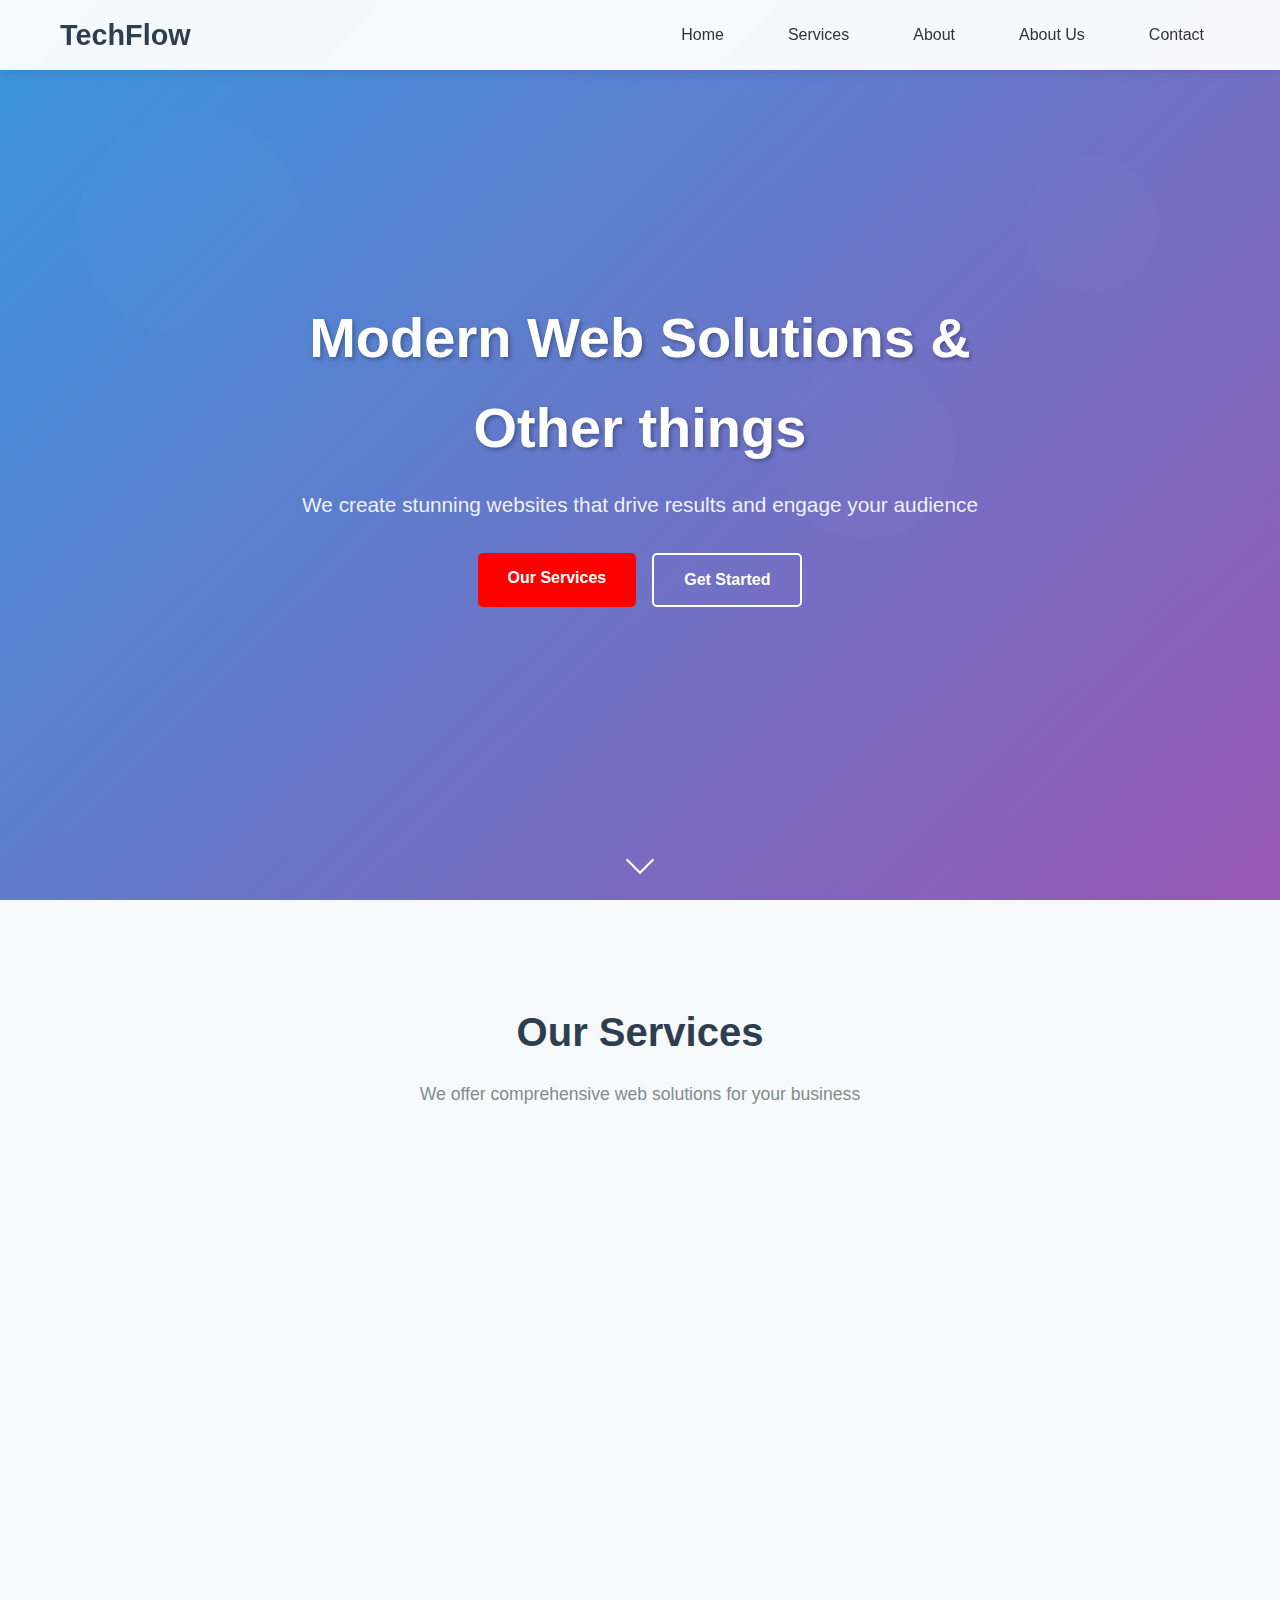
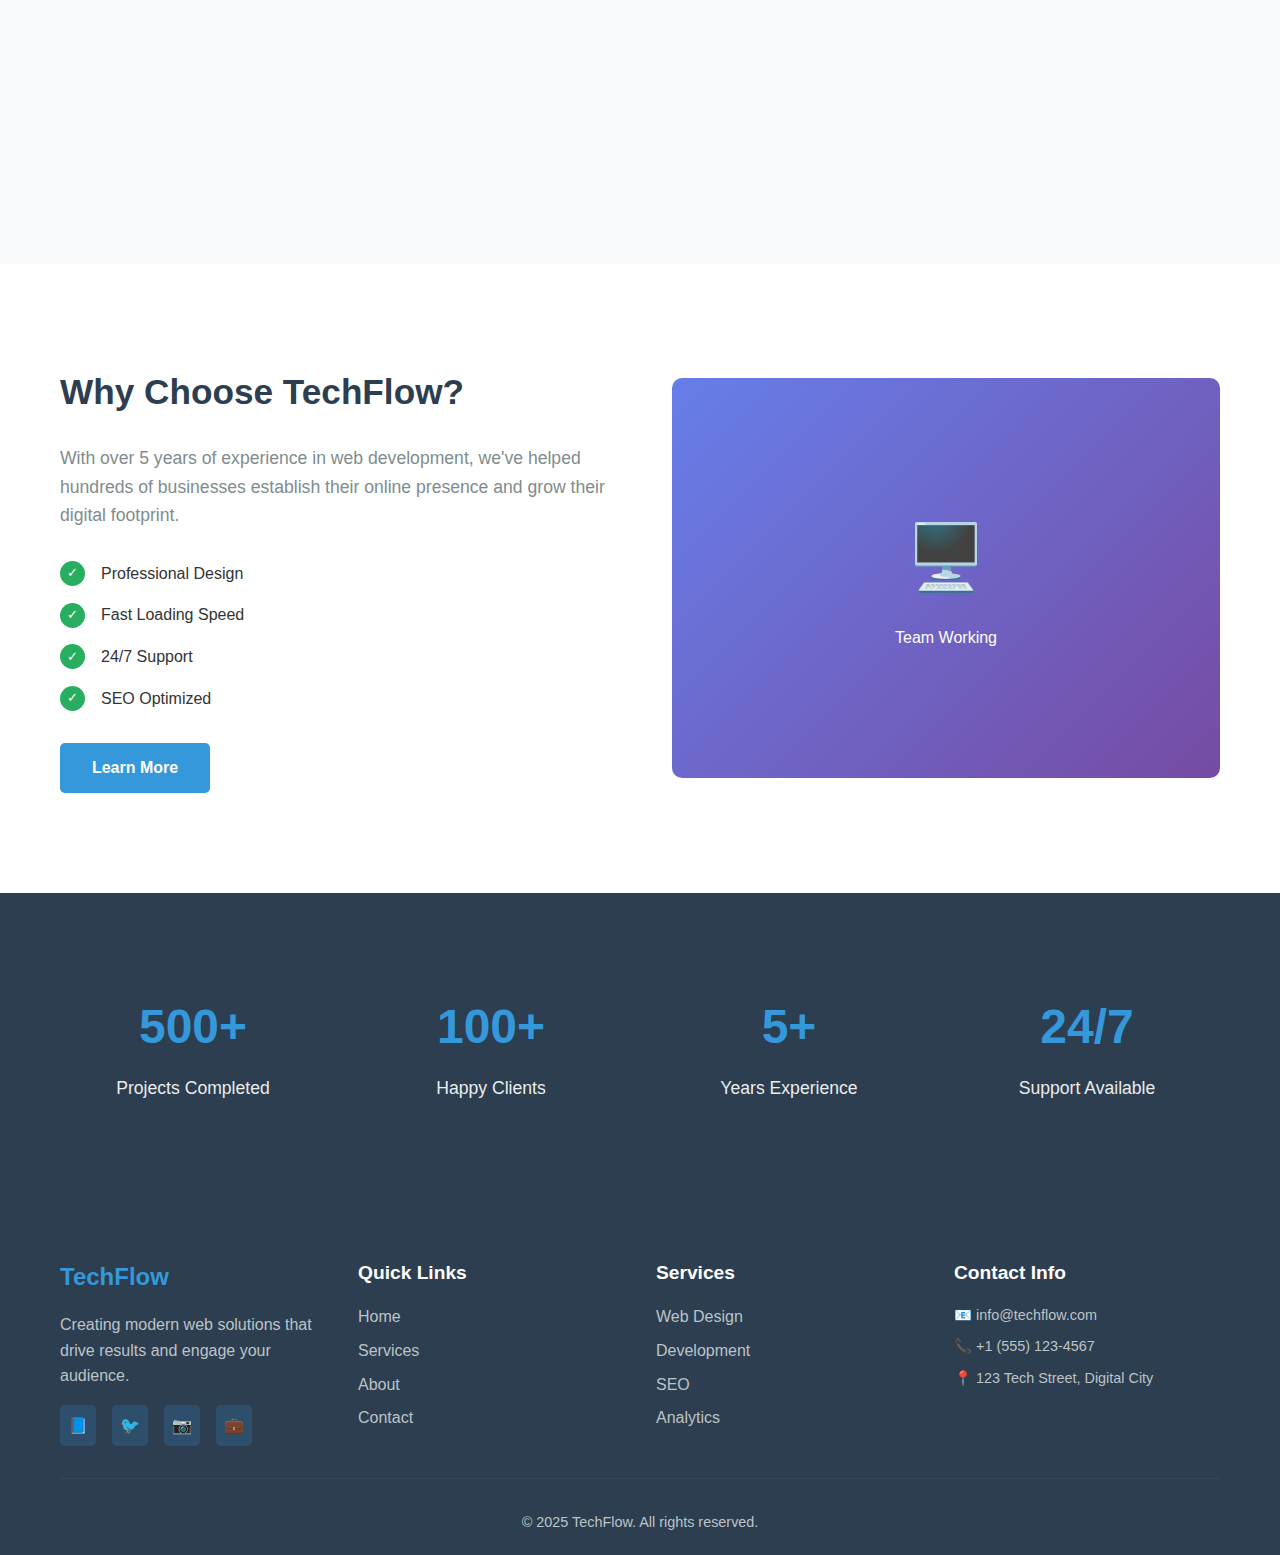
<file: index.html>
<!DOCTYPE html>
<html lang="en">
  <head>
    <meta charset="UTF-8" />
    <meta name="viewport" content="width=device-width, initial-scale=1.0" />
    <title>TechFlow - Modern Web Solutions</title>
    <!-- Link to external CSS file -->
    <link rel="stylesheet" href="styles.css" />
  </head>
  <body>
    <!-- Navigation Bar -->
    <nav class="navbar">
      <div class="nav-container">
        <!-- Logo/Brand -->
        <div class="nav-logo">
          <a href="#home">TechFlow</a>
        </div>

        <!-- Navigation Menu -->
        <ul class="nav-menu">
          <li class="nav-item">
            <a href="#home" class="nav-link">Home</a>
          </li>
          <li class="nav-item">
            <a href="#services" class="nav-link">Services</a>
          </li>
          <li class="nav-item">
            <a href="#about" class="nav-link">About</a>
          </li>
          <li class="nav-item">
            <a href="about.html" class="nav-link">About Us</a>
          </li>
          <li class="nav-item">
            <a href="contact.html" class="nav-link">Contact</a>
          </li>
        </ul>

        <!-- Mobile Menu Toggle Button -->
        <div class="hamburger">
          <span class="bar"></span>
          <span class="bar"></span>
          <span class="bar"></span>
        </div>
      </div>
    </nav>

    <!-- Main Content -->
    <main>
      <!-- Hero Section with Background Image -->
      <section id="home" class="hero">
        <div class="hero-content">
          <h1 class="hero-title">Modern Web Solutions & Other things</h1>
          <p class="hero-subtitle">
            We create stunning websites that drive results and engage your
            audience
          </p>
          <div class="hero-buttons">
            <a
              href="#services"
              class="btn btn-primary"
              style="background-color: red"
              >Our Services</a
            >
            <a href="contact.html" class="btn btn-secondary">Get Started</a>
          </div>
        </div>
        <!-- Scroll down indicator -->
        <div class="scroll-indicator">
          <a href="#services">
            <div class="scroll-arrow"></div>
          </a>
        </div>
      </section>

      <!-- Services Section using CSS Grid -->
      <section id="services" class="services">
        <div class="container">
          <h2 class="section-title">Our Services</h2>
          <p class="section-subtitle">
            We offer comprehensive web solutions for your business
          </p>

          <!-- Services Grid -->
          <div class="services-grid">
            <div class="service-card">
              <div class="service-icon">🎨</div>
              <h3>Web Design</h3>
              <p>
                Beautiful, responsive designs that capture your brand's essence
                and engage your visitors.
              </p>
            </div>

            <div class="service-card">
              <div class="service-icon">⚡</div>
              <h3>Development</h3>
              <p>
                Fast, secure, and scalable web applications built with modern
                technologies.
              </p>
            </div>

            <div class="service-card">
              <div class="service-icon">📱</div>
              <h3>Mobile First</h3>
              <p>
                Responsive designs that work perfectly on all devices and screen
                sizes.
              </p>
            </div>

            <div class="service-card">
              <div class="service-icon">🚀</div>
              <h3>SEO Optimization</h3>
              <p>
                Optimize your website for search engines to increase visibility
                and traffic.
              </p>
            </div>

            <div class="service-card">
              <div class="service-icon">🛡️</div>
              <h3>Security</h3>
              <p>
                Implement robust security measures to protect your website and
                user data.
              </p>
            </div>

            <div class="service-card">
              <div class="service-icon">📊</div>
              <h3>Analytics</h3>
              <p>
                Track and analyze your website performance with detailed
                insights and reports.
              </p>
            </div>
          </div>
        </div>
      </section>

      <!-- About Section using Flexbox -->
      <section id="about" class="about">
        <div class="container">
          <div class="about-content">
            <!-- Text Content -->
            <div class="about-text">
              <h2>Why Choose TechFlow?</h2>
              <p>
                With over 5 years of experience in web development, we've helped
                hundreds of businesses establish their online presence and grow
                their digital footprint.
              </p>

              <div class="features-list">
                <div class="feature-item">
                  <span class="feature-icon">✓</span>
                  <span>Professional Design</span>
                </div>
                <div class="feature-item">
                  <span class="feature-icon">✓</span>
                  <span>Fast Loading Speed</span>
                </div>
                <div class="feature-item">
                  <span class="feature-icon">✓</span>
                  <span>24/7 Support</span>
                </div>
                <div class="feature-item">
                  <span class="feature-icon">✓</span>
                  <span>SEO Optimized</span>
                </div>
              </div>

              <a href="about.html" class="btn btn-primary">Learn More</a>
            </div>

            <!-- Image Content -->
            <div class="about-image">
              <div class="image-placeholder">
                <!-- This would contain an actual image in a real project -->
                <div class="placeholder-content">
                  <span>🖥️</span>
                  <p>Team Working</p>
                </div>
              </div>
            </div>
          </div>
        </div>
      </section>

      <!-- Statistics Section -->
      <section class="stats">
        <div class="container">
          <div class="stats-grid">
            <div class="stat-item">
              <h3 class="stat-number">500+</h3>
              <p class="stat-label">Projects Completed</p>
            </div>
            <div class="stat-item">
              <h3 class="stat-number">100+</h3>
              <p class="stat-label">Happy Clients</p>
            </div>
            <div class="stat-item">
              <h3 class="stat-number">5+</h3>
              <p class="stat-label">Years Experience</p>
            </div>
            <div class="stat-item">
              <h3 class="stat-number">24/7</h3>
              <p class="stat-label">Support Available</p>
            </div>
          </div>
        </div>
      </section>
    </main>

    <!-- Footer -->
    <footer class="footer">
      <div class="container">
        <div class="footer-content">
          <!-- Company Info -->
          <div class="footer-section">
            <h3>TechFlow</h3>
            <p>
              Creating modern web solutions that drive results and engage your
              audience.
            </p>
            <div class="social-links">
              <a href="#" class="social-link">📘</a>
              <a href="#" class="social-link">🐦</a>
              <a href="#" class="social-link">📷</a>
              <a href="#" class="social-link">💼</a>
            </div>
          </div>

          <!-- Quick Links -->
          <div class="footer-section">
            <h4>Quick Links</h4>
            <ul class="footer-links">
              <li><a href="#home">Home</a></li>
              <li><a href="#services">Services</a></li>
              <li><a href="#about">About</a></li>
              <li><a href="contact.html">Contact</a></li>
            </ul>
          </div>

          <!-- Services -->
          <div class="footer-section">
            <h4>Services</h4>
            <ul class="footer-links">
              <li><a href="#services">Web Design</a></li>
              <li><a href="#services">Development</a></li>
              <li><a href="#services">SEO</a></li>
              <li><a href="#services">Analytics</a></li>
            </ul>
          </div>

          <!-- Contact Info -->
          <div class="footer-section">
            <h4>Contact Info</h4>
            <div class="contact-info">
              <p>📧 info@techflow.com</p>
              <p>📞 +1 (555) 123-4567</p>
              <p>📍 123 Tech Street, Digital City</p>
            </div>
          </div>
        </div>

        <!-- Footer Bottom -->
        <div class="footer-bottom">
          <p>&copy; 2025 TechFlow. All rights reserved.</p>
        </div>
      </div>
    </footer>

    <!-- Link to JavaScript file -->
    <script src="script.js"></script>
  </body>
</html>
</file>
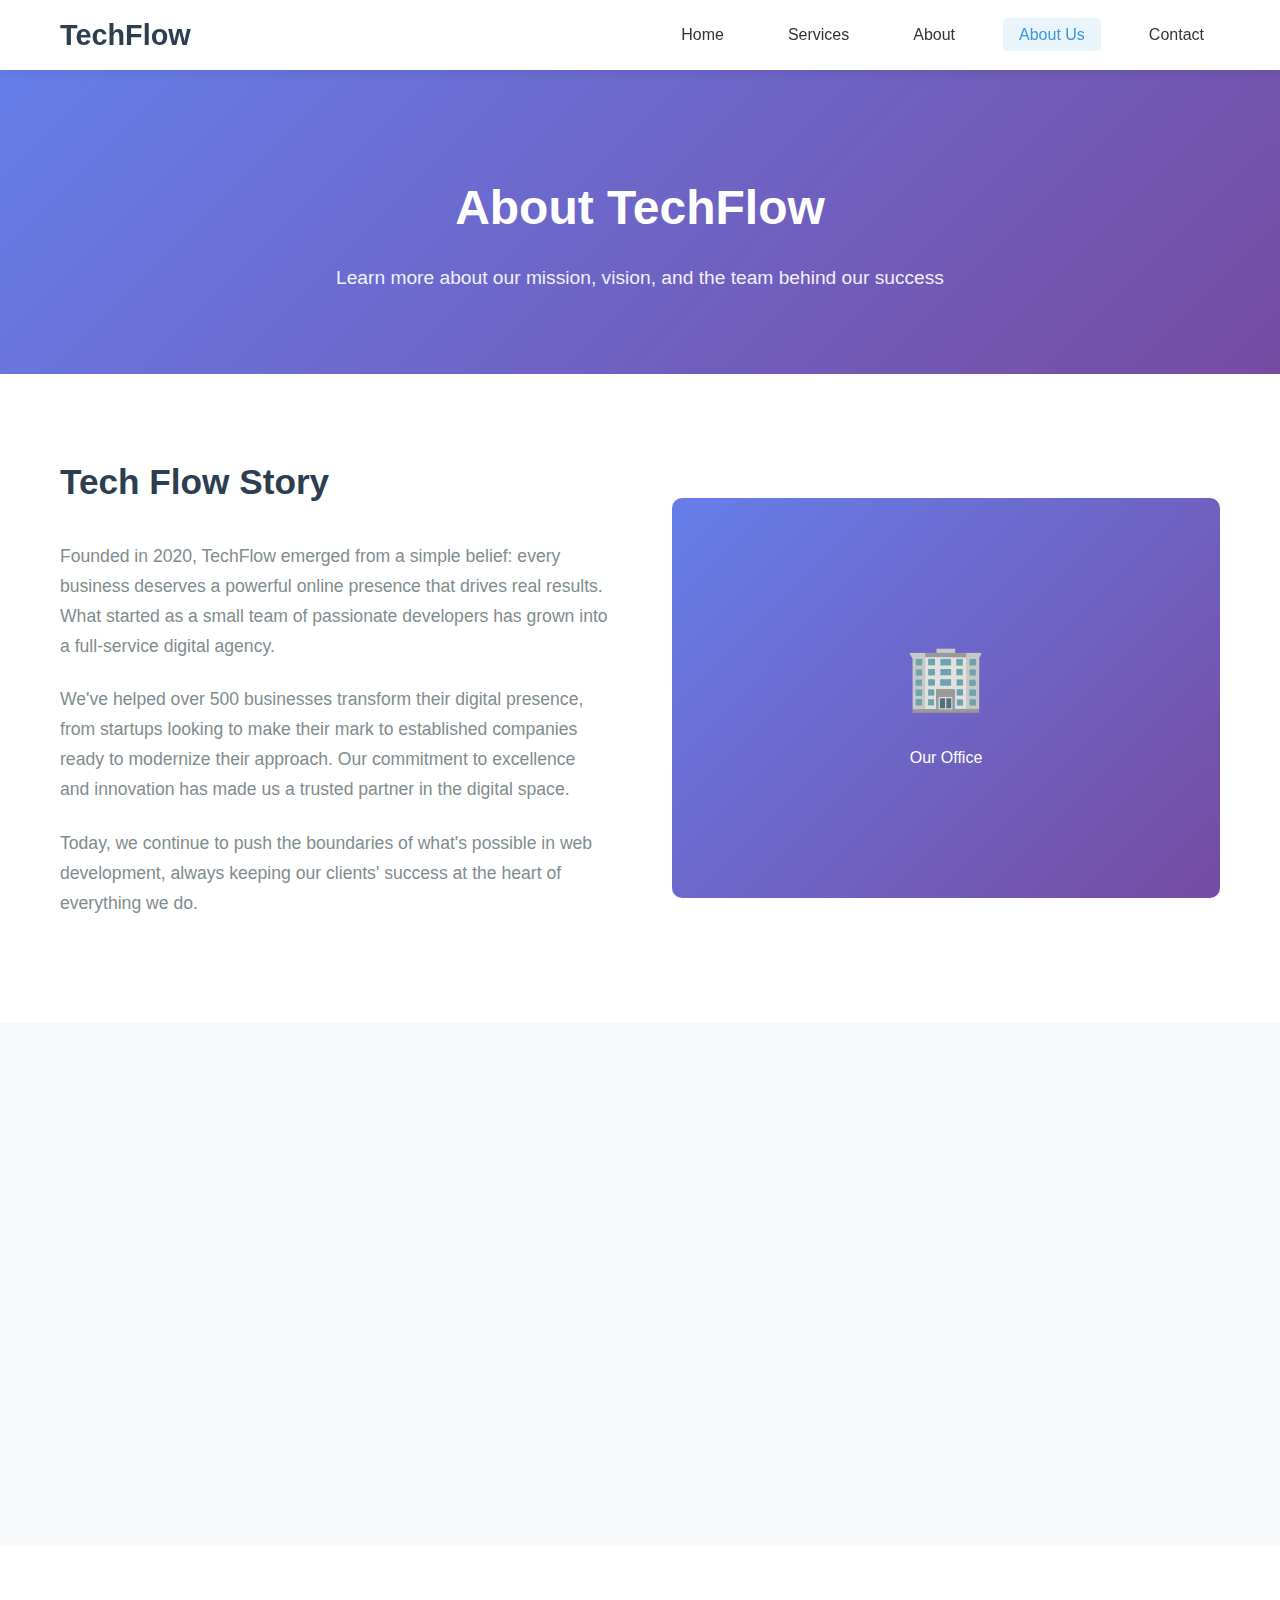
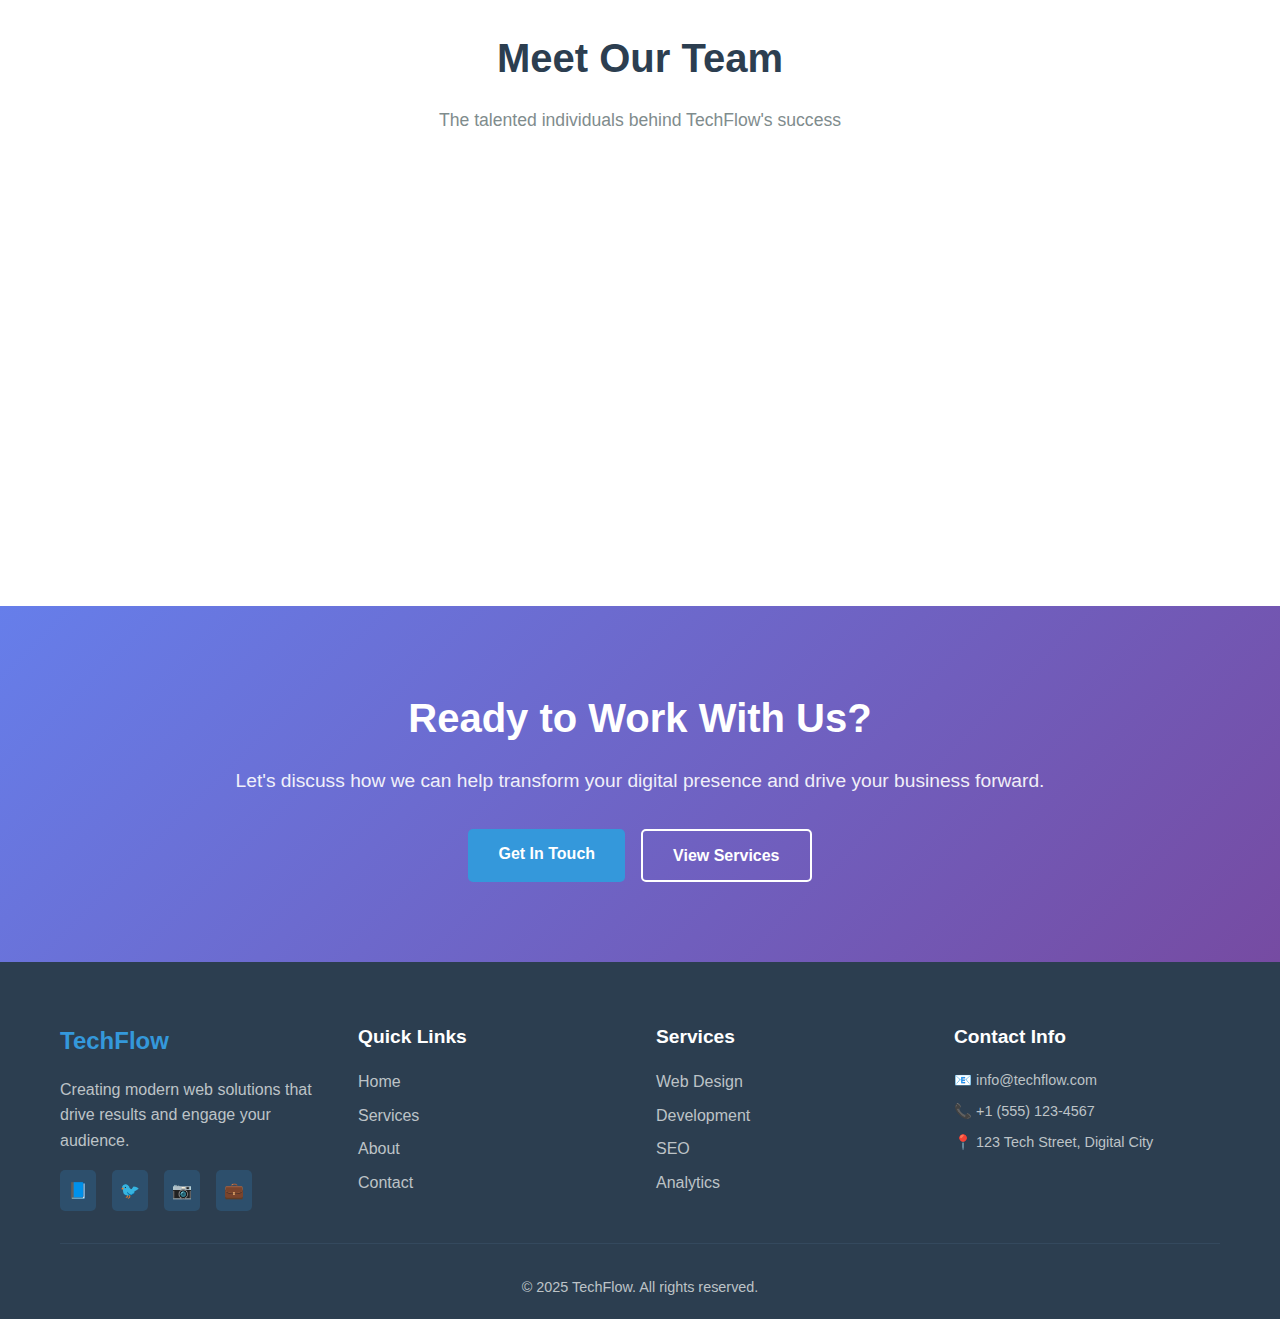
<file: about.html>
<!DOCTYPE html>
<html lang="en">
  <head>
    <meta charset="UTF-8" />
    <meta name="viewport" content="width=device-width, initial-scale=1.0" />
    <title>About Us - TechFlow</title>
    <!-- Link to external CSS file -->
    <link rel="stylesheet" href="styles.css" />
  </head>
  <body>
    <!-- Navigation Bar (same as main page) -->
    <nav class="navbar">
      <div class="nav-container">
        <!-- Logo/Brand -->
        <div class="nav-logo">
          <a href="index.html">TechFlow</a>
        </div>

        <!-- Navigation Menu -->
        <ul class="nav-menu">
          <li class="nav-item">
            <a href="index.html" class="nav-link">Home</a>
          </li>
          <li class="nav-item">
            <a href="index.html#services" class="nav-link">Services</a>
          </li>
          <li class="nav-item">
            <a href="index.html#about" class="nav-link">About</a>
          </li>
          <li class="nav-item">
            <a href="about.html" class="nav-link active">About Us</a>
          </li>
          <li class="nav-item">
            <a href="contact.html" class="nav-link">Contact</a>
          </li>
        </ul>

        <!-- Mobile Menu Toggle Button -->
        <div class="hamburger">
          <span class="bar"></span>
          <span class="bar"></span>
          <span class="bar"></span>
        </div>
      </div>
    </nav>

    <!-- Main Content -->
    <main class="page-content">
      <!-- Page Header -->
      <section class="page-header">
        <div class="container">
          <h1>About TechFlow</h1>
          <p>
            Learn more about our mission, vision, and the team behind our
            success
          </p>
        </div>
      </section>

      <!-- Company Story Section -->
      <section class="company-story">
        <div class="container">
          <div class="story-content">
            <div class="story-text">
              <h2>Tech Flow Story</h2>
              <p>
                Founded in 2020, TechFlow emerged from a simple belief: every
                business deserves a powerful online presence that drives real
                results. What started as a small team of passionate developers
                has grown into a full-service digital agency.
              </p>

              <p>
                We've helped over 500 businesses transform their digital
                presence, from startups looking to make their mark to
                established companies ready to modernize their approach. Our
                commitment to excellence and innovation has made us a trusted
                partner in the digital space.
              </p>

              <p>
                Today, we continue to push the boundaries of what's possible in
                web development, always keeping our clients' success at the
                heart of everything we do.
              </p>
            </div>

            <div class="story-image">
              <div class="image-placeholder">
                <div class="placeholder-content">
                  <span>🏢</span>
                  <p>Our Office</p>
                </div>
              </div>
            </div>
          </div>
        </div>
      </section>

      <!-- Mission & Vision Section using Grid -->
      <section class="mission-vision">
        <div class="container">
          <div class="mv-grid">
            <div class="mv-card">
              <div class="mv-icon">🎯</div>
              <h3>Our Mission</h3>
              <p>
                To empower businesses with cutting-edge web solutions that drive
                growth, enhance user experience, and deliver measurable results
                in the digital landscape.
              </p>
            </div>

            <div class="mv-card">
              <div class="mv-icon">🔮</div>
              <h3>Our Vision</h3>
              <p>
                To be the leading digital agency that transforms how businesses
                connect with their audiences through innovative web technologies
                and exceptional user experiences.
              </p>
            </div>

            <div class="mv-card">
              <div class="mv-icon">💎</div>
              <h3>Our Values</h3>
              <p>
                We believe in transparency, innovation, quality, and building
                long-term partnerships with our clients based on trust and
                mutual success.
              </p>
            </div>
          </div>
        </div>
      </section>

      <!-- Team Section using Flexbox -->
      <section class="team">
        <div class="container">
          <h2 class="section-title">Meet Our Team</h2>
          <p class="section-subtitle">
            The talented individuals behind TechFlow's success
          </p>

          <div class="team-grid">
            <div class="team-member">
              <div class="member-image">
                <div class="image-placeholder">
                  <span>👨‍💼</span>
                </div>
              </div>
              <div class="member-info">
                <h4>John Smith</h4>
                <p class="member-role">CEO & Founder</p>
                <p class="member-bio">
                  With 10+ years in web development, John leads our vision and
                  strategy.
                </p>
              </div>
            </div>

            <div class="team-member">
              <div class="member-image">
                <div class="image-placeholder">
                  <span>👩‍💻</span>
                </div>
              </div>
              <div class="member-info">
                <h4>Sarah Johnson</h4>
                <p class="member-role">Lead Developer</p>
                <p class="member-bio">
                  Sarah brings technical excellence and innovation to every
                  project.
                </p>
              </div>
            </div>

            <div class="team-member">
              <div class="member-image">
                <div class="image-placeholder">
                  <span>👨‍🎨</span>
                </div>
              </div>
              <div class="member-info">
                <h4>Mike Chen</h4>
                <p class="member-role">UI/UX Designer</p>
                <p class="member-bio">
                  Mike creates beautiful, user-friendly designs that convert
                  visitors.
                </p>
              </div>
            </div>

            <div class="team-member">
              <div class="member-image">
                <div class="image-placeholder">
                  <span>👩‍💼</span>
                </div>
              </div>
              <div class="member-info">
                <h4>Emily Davis</h4>
                <p class="member-role">Project Manager</p>
                <p class="member-bio">
                  Emily ensures every project is delivered on time and exceeds
                  expectations.
                </p>
              </div>
            </div>
          </div>
        </div>
      </section>

      <!-- Call to Action Section -->
      <section class="cta">
        <div class="container">
          <div class="cta-content">
            <h2>Ready to Work With Us?</h2>
            <p>
              Let's discuss how we can help transform your digital presence and
              drive your business forward.
            </p>
            <div class="cta-buttons">
              <a href="contact.html" class="btn btn-primary">Get In Touch</a>
              <a href="index.html#services" class="btn btn-secondary"
                >View Services</a
              >
            </div>
          </div>
        </div>
      </section>
    </main>

    <!-- Footer (same as main page) -->
    <footer class="footer">
      <div class="container">
        <div class="footer-content">
          <!-- Company Info -->
          <div class="footer-section">
            <h3>TechFlow</h3>
            <p>
              Creating modern web solutions that drive results and engage your
              audience.
            </p>
            <div class="social-links">
              <a href="#" class="social-link">📘</a>
              <a href="#" class="social-link">🐦</a>
              <a href="#" class="social-link">📷</a>
              <a href="#" class="social-link">💼</a>
            </div>
          </div>

          <!-- Quick Links -->
          <div class="footer-section">
            <h4>Quick Links</h4>
            <ul class="footer-links">
              <li><a href="index.html">Home</a></li>
              <li><a href="index.html#services">Services</a></li>
              <li><a href="index.html#about">About</a></li>
              <li><a href="contact.html">Contact</a></li>
            </ul>
          </div>

          <!-- Services -->
          <div class="footer-section">
            <h4>Services</h4>
            <ul class="footer-links">
              <li><a href="index.html#services">Web Design</a></li>
              <li><a href="index.html#services">Development</a></li>
              <li><a href="index.html#services">SEO</a></li>
              <li><a href="index.html#services">Analytics</a></li>
            </ul>
          </div>

          <!-- Contact Info -->
          <div class="footer-section">
            <h4>Contact Info</h4>
            <div class="contact-info">
              <p>📧 info@techflow.com</p>
              <p>📞 +1 (555) 123-4567</p>
              <p>📍 123 Tech Street, Digital City</p>
            </div>
          </div>
        </div>

        <!-- Footer Bottom -->
        <div class="footer-bottom">
          <p>&copy; 2025 TechFlow. All rights reserved.</p>
        </div>
      </div>
    </footer>

    <!-- Link to JavaScript file -->
    <script src="script.js"></script>
  </body>
</html>
</file>
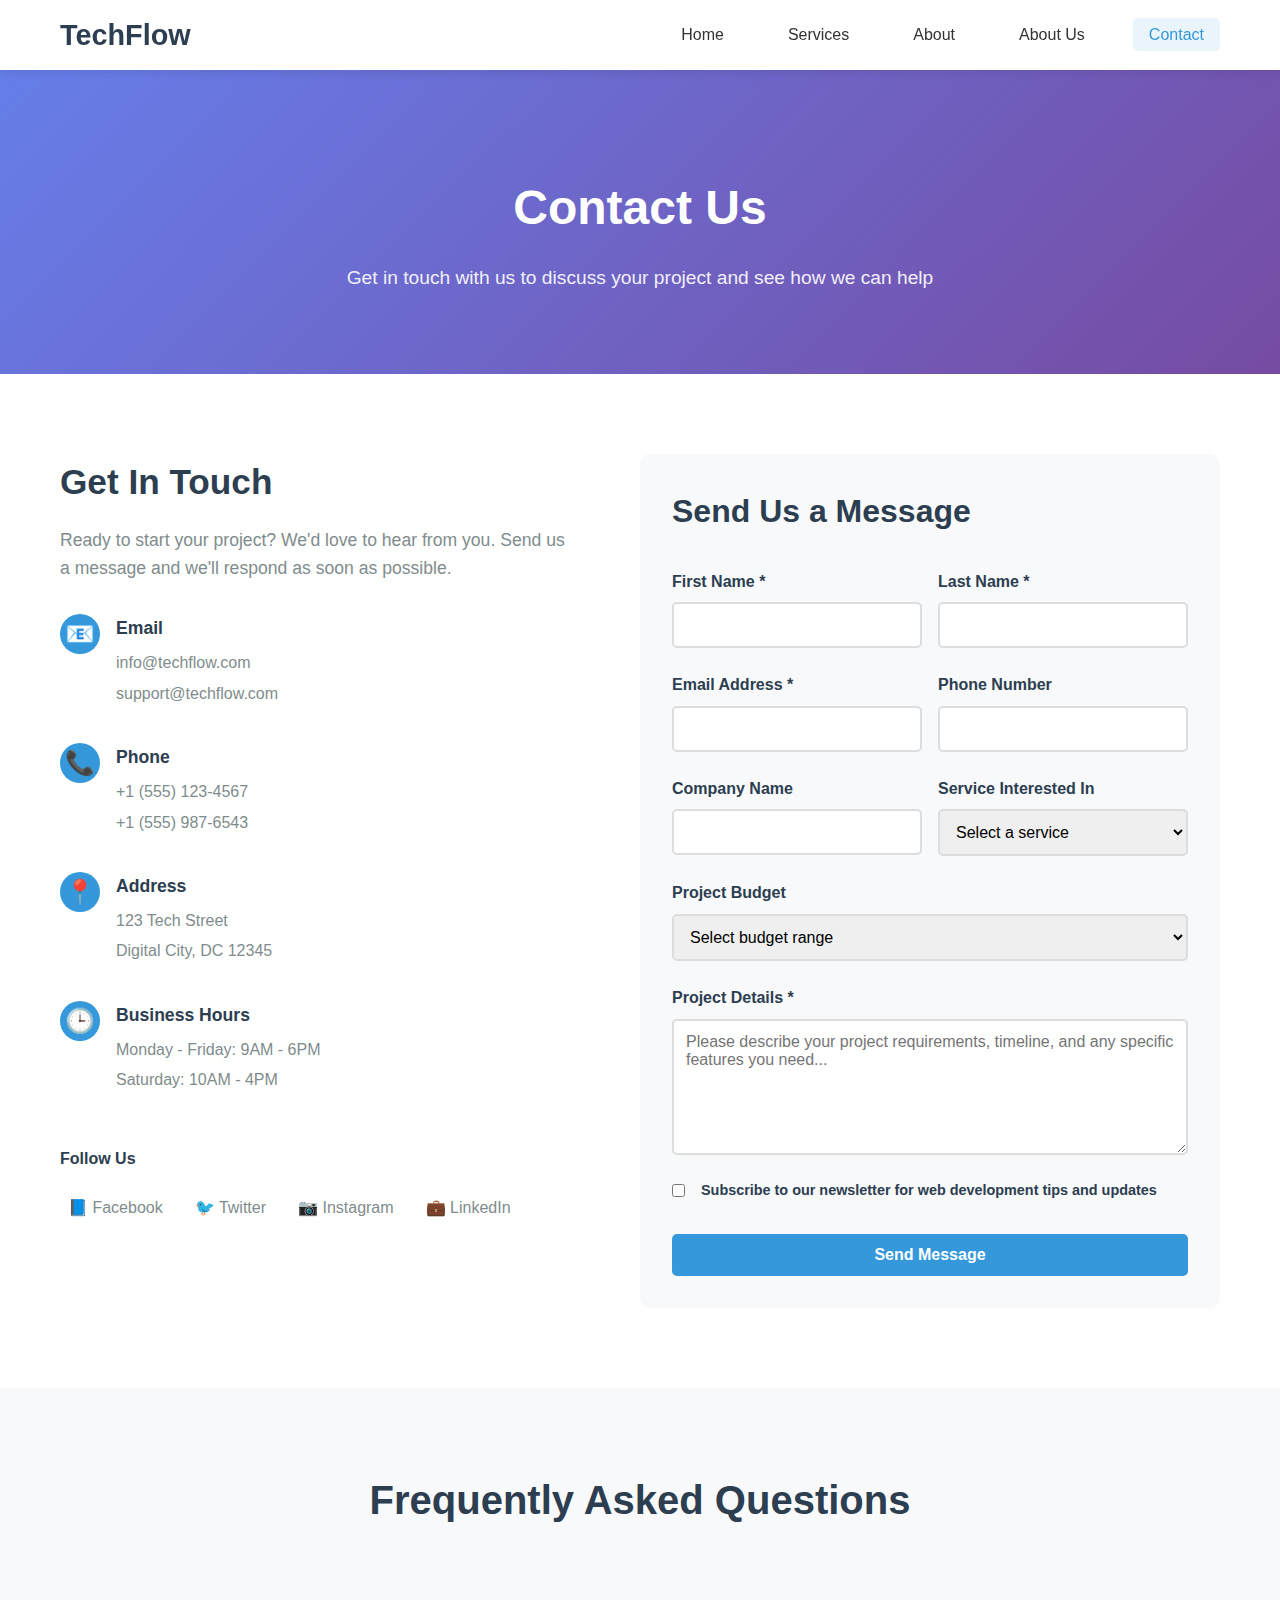
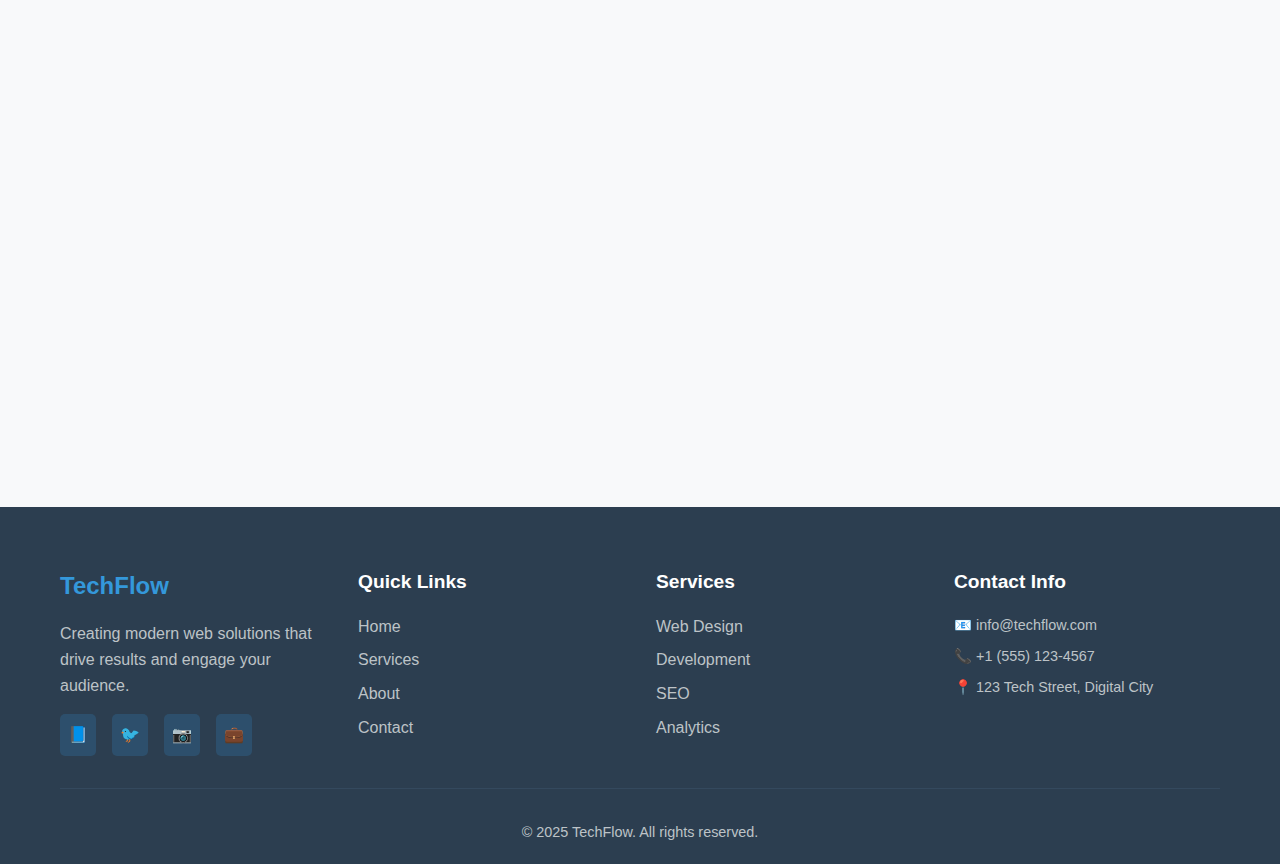
<file: contact.html>
<!DOCTYPE html>
<html lang="en">
  <head>
    <meta charset="UTF-8" />
    <meta name="viewport" content="width=device-width, initial-scale=1.0" />
    <title>Contact Us - TechFlow</title>
    <!-- Link to external CSS file -->
    <link rel="stylesheet" href="styles.css" />
  </head>
  <body>
    <!-- Navigation Bar (same as main page) -->
    <nav class="navbar">
      <div class="nav-container">
        <!-- Logo/Brand -->
        <div class="nav-logo">
          <a href="index.html">TechFlow</a>
        </div>

        <!-- Navigation Menu -->
        <ul class="nav-menu">
          <li class="nav-item">
            <a href="index.html" class="nav-link">Home</a>
          </li>
          <li class="nav-item">
            <a href="index.html#services" class="nav-link">Services</a>
          </li>
          <li class="nav-item">
            <a href="index.html#about" class="nav-link">About</a>
          </li>
          <li class="nav-item">
            <a href="about.html" class="nav-link">About Us</a>
          </li>
          <li class="nav-item">
            <a href="contact.html" class="nav-link active">Contact</a>
          </li>
        </ul>

        <!-- Mobile Menu Toggle Button -->
        <div class="hamburger">
          <span class="bar"></span>
          <span class="bar"></span>
          <span class="bar"></span>
        </div>
      </div>
    </nav>

    <!-- Main Content -->
    <main class="page-content">
      <!-- Page Header -->
      <section class="page-header">
        <div class="container">
          <h1>Contact Us</h1>
          <p>
            Get in touch with us to discuss your project and see how we can help
          </p>
        </div>
      </section>

      <!-- Contact Section using Flexbox -->
      <section class="contact-section">
        <div class="container">
          <div class="contact-content">
            <!-- Contact Information -->
            <div class="contact-info-section">
              <h2>Get In Touch</h2>
              <p>
                Ready to start your project? We'd love to hear from you. Send us
                a message and we'll respond as soon as possible.
              </p>

              <!-- Contact Details -->
              <div class="contact-details">
                <div class="contact-item">
                  <div class="contact-icon">📧</div>
                  <div class="contact-text">
                    <h4>Email</h4>
                    <p>info@techflow.com</p>
                    <p>support@techflow.com</p>
                  </div>
                </div>

                <div class="contact-item">
                  <div class="contact-icon">📞</div>
                  <div class="contact-text">
                    <h4>Phone</h4>
                    <p>+1 (555) 123-4567</p>
                    <p>+1 (555) 987-6543</p>
                  </div>
                </div>

                <div class="contact-item">
                  <div class="contact-icon">📍</div>
                  <div class="contact-text">
                    <h4>Address</h4>
                    <p>123 Tech Street</p>
                    <p>Digital City, DC 12345</p>
                  </div>
                </div>

                <div class="contact-item">
                  <div class="contact-icon">🕒</div>
                  <div class="contact-text">
                    <h4>Business Hours</h4>
                    <p>Monday - Friday: 9AM - 6PM</p>
                    <p>Saturday: 10AM - 4PM</p>
                  </div>
                </div>
              </div>

              <!-- Social Links -->
              <div class="social-section">
                <h4>Follow Us</h4>
                <div class="social-links">
                  <a href="#" class="social-link">📘 Facebook</a>
                  <a href="#" class="social-link">🐦 Twitter</a>
                  <a href="#" class="social-link">📷 Instagram</a>
                  <a href="#" class="social-link">💼 LinkedIn</a>
                </div>
              </div>
            </div>

            <!-- Contact Form -->
            <div class="contact-form-section">
              <h2>Send Us a Message</h2>

              <form class="contact-form" id="contactForm">
                <!-- Name Fields using Grid -->
                <div class="form-row">
                  <div class="form-group">
                    <label for="firstName">First Name *</label>
                    <input
                      type="text"
                      id="firstName"
                      name="firstName"
                      required
                    />
                  </div>
                  <div class="form-group">
                    <label for="lastName">Last Name *</label>
                    <input type="text" id="lastName" name="lastName" required />
                  </div>
                </div>

                <!-- Email and Phone -->
                <div class="form-row">
                  <div class="form-group">
                    <label for="email">Email Address *</label>
                    <input type="email" id="email" name="email" required />
                  </div>
                  <div class="form-group">
                    <label for="phone">Phone Number</label>
                    <input type="tel" id="phone" name="phone" />
                  </div>
                </div>

                <!-- Company and Service -->
                <div class="form-row">
                  <div class="form-group">
                    <label for="company">Company Name</label>
                    <input type="text" id="company" name="company" />
                  </div>
                  <div class="form-group">
                    <label for="service">Service Interested In</label>
                    <select id="service" name="service">
                      <option value="">Select a service</option>
                      <option value="web-design">Web Design</option>
                      <option value="development">Development</option>
                      <option value="mobile">Mobile Development</option>
                      <option value="seo">SEO Optimization</option>
                      <option value="security">Security</option>
                      <option value="analytics">Analytics</option>
                      <option value="other">Other</option>
                    </select>
                  </div>
                </div>

                <!-- Budget Range -->
                <div class="form-group">
                  <label for="budget">Project Budget</label>
                  <select id="budget" name="budget">
                    <option value="">Select budget range</option>
                    <option value="under-5k">Under $5,000</option>
                    <option value="5k-10k">$5,000 - $10,000</option>
                    <option value="10k-25k">$10,000 - $25,000</option>
                    <option value="25k-50k">$25,000 - $50,000</option>
                    <option value="over-50k">Over $50,000</option>
                  </select>
                </div>

                <!-- Message -->
                <div class="form-group">
                  <label for="message">Project Details *</label>
                  <textarea
                    id="message"
                    name="message"
                    rows="6"
                    placeholder="Please describe your project requirements, timeline, and any specific features you need..."
                    required
                  ></textarea>
                </div>

                <!-- Newsletter Subscription -->
                <div class="form-group checkbox-group">
                  <label class="checkbox-label">
                    <input type="checkbox" id="newsletter" name="newsletter" />
                    <span class="checkmark"></span>
                    Subscribe to our newsletter for web development tips and
                    updates
                  </label>
                </div>

                <!-- Submit Button -->
                <button type="submit" class="btn btn-primary btn-full">
                  Send Message
                </button>
              </form>

              <!-- Form Success Message -->
              <div
                id="formSuccess"
                class="form-message success"
                style="display: none"
              >
                <h3>✅ Message Sent Successfully!</h3>
                <p>
                  Thank you for contacting us. We'll get back to you within 24
                  hours.
                </p>
              </div>
            </div>
          </div>
        </div>
      </section>

      <!-- FAQ Section -->
      <section class="faq-section">
        <div class="container">
          <h2 class="section-title">Frequently Asked Questions</h2>

          <div class="faq-grid">
            <div class="faq-item">
              <h4>How long does a typical project take?</h4>
              <p>
                Project timelines vary based on complexity, but most websites
                are completed within 4-8 weeks from initial consultation to
                launch.
              </p>
            </div>

            <div class="faq-item">
              <h4>Do you provide ongoing support?</h4>
              <p>
                Yes! We offer maintenance packages and 24/7 support to ensure
                your website stays updated and secure.
              </p>
            </div>

            <div class="faq-item">
              <h4>Can you help with SEO?</h4>
              <p>
                Absolutely. All our websites are built with SEO best practices,
                and we offer additional SEO optimization services.
              </p>
            </div>

            <div class="faq-item">
              <h4>What's included in the cost?</h4>
              <p>
                Our quotes include design, development, testing, launch, and
                initial training. Additional services are clearly outlined.
              </p>
            </div>
          </div>
        </div>
      </section>
    </main>

    <!-- Footer (same as main page) -->
    <footer class="footer">
      <div class="container">
        <div class="footer-content">
          <!-- Company Info -->
          <div class="footer-section">
            <h3>TechFlow</h3>
            <p>
              Creating modern web solutions that drive results and engage your
              audience.
            </p>
            <div class="social-links">
              <a href="#" class="social-link">📘</a>
              <a href="#" class="social-link">🐦</a>
              <a href="#" class="social-link">📷</a>
              <a href="#" class="social-link">💼</a>
            </div>
          </div>

          <!-- Quick Links -->
          <div class="footer-section">
            <h4>Quick Links</h4>
            <ul class="footer-links">
              <li><a href="index.html">Home</a></li>
              <li><a href="index.html#services">Services</a></li>
              <li><a href="index.html#about">About</a></li>
              <li><a href="contact.html">Contact</a></li>
            </ul>
          </div>

          <!-- Services -->
          <div class="footer-section">
            <h4>Services</h4>
            <ul class="footer-links">
              <li><a href="index.html#services">Web Design</a></li>
              <li><a href="index.html#services">Development</a></li>
              <li><a href="index.html#services">SEO</a></li>
              <li><a href="index.html#services">Analytics</a></li>
            </ul>
          </div>

          <!-- Contact Info -->
          <div class="footer-section">
            <h4>Contact Info</h4>
            <div class="contact-info">
              <p>📧 info@techflow.com</p>
              <p>📞 +1 (555) 123-4567</p>
              <p>📍 123 Tech Street, Digital City</p>
            </div>
          </div>
        </div>

        <!-- Footer Bottom -->
        <div class="footer-bottom">
          <p>&copy; 2025 TechFlow. All rights reserved.</p>
        </div>
      </div>
    </footer>

    <!-- Link to JavaScript file -->
    <script src="script.js"></script>
  </body>
</html>
</file>
<file: styles.css>
/* ============================
   CSS Reset and Base Styles
   ============================ */

/* Reset default browser styles for consistency */
* {
  margin: 0;
  padding: 0;
  box-sizing: border-box;
}

/* Base HTML and body styling */
html {
  scroll-behavior: smooth; /* Smooth scrolling for anchor links */
}

body {
  font-family: "Arial", sans-serif;
  line-height: 1.6;
  color: #333;
  background-color: #fff;
}

/* Container class for consistent max-width and centering */
.container {
  max-width: 1200px;
  margin: 0 auto;
  padding: 0 20px;
}

/* ============================
   Navigation Bar Styles
   ============================ */

/* Main navigation container with fixed positioning */
.navbar {
  background: rgba(255, 255, 255, 0.95);
  backdrop-filter: blur(10px);
  position: fixed;
  top: 0;
  width: 100%;
  z-index: 1000;
  box-shadow: 0 2px 10px rgba(0, 0, 0, 0.1);
  transition: all 0.3s ease;
}

/* Navigation container using flexbox */
.nav-container {
  max-width: 1200px;
  margin: 0 auto;
  padding: 0 20px;
  display: flex;
  justify-content: space-between;
  align-items: center;
  height: 70px;
}

/* Logo styling */
.nav-logo a {
  font-size: 1.8rem;
  font-weight: bold;
  color: #2c3e50;
  text-decoration: none;
  transition: color 0.3s ease;
}

.nav-logo a:hover {
  color: #3498db;
}

/* Navigation menu using flexbox */
.nav-menu {
  display: flex;
  list-style: none;
  align-items: center;
  gap: 2rem;
}

/* Navigation links styling */
.nav-link {
  color: #333;
  text-decoration: none;
  font-weight: 500;
  padding: 0.5rem 1rem;
  border-radius: 5px;
  transition: all 0.3s ease;
  position: relative;
}

.nav-link:hover,
.nav-link.active {
  color: #3498db;
  background-color: rgba(52, 152, 219, 0.1);
}

/* Mobile hamburger menu (hidden by default) */
.hamburger {
  display: none;
  flex-direction: column;
  cursor: pointer;
}

.hamburger .bar {
  width: 25px;
  height: 3px;
  background-color: #333;
  margin: 3px 0;
  transition: 0.3s;
}

/* ============================
   Hero Section with Background
   ============================ */

/* Hero section with gradient background and full viewport height */
.hero {
  height: 100vh;
  background: linear-gradient(
      135deg,
      rgba(52, 152, 219, 0.9),
      rgba(155, 89, 182, 0.9)
    ),
    url('data:image/svg+xml,<svg xmlns="http://www.w3.org/2000/svg" viewBox="0 0 1200 800"><defs><linearGradient id="grad1" x1="0%" y1="0%" x2="100%" y2="100%"><stop offset="0%" style="stop-color:%23667eea;stop-opacity:1" /><stop offset="100%" style="stop-color:%23764ba2;stop-opacity:1" /></linearGradient></defs><rect width="1200" height="800" fill="url(%23grad1)"/><circle cx="200" cy="200" r="100" fill="rgba(255,255,255,0.1)"/><circle cx="800" cy="400" r="80" fill="rgba(255,255,255,0.1)"/><circle cx="1000" cy="200" r="60" fill="rgba(255,255,255,0.1)"/></svg>');
  background-size: cover;
  background-position: center;
  background-attachment: fixed;
  display: flex;
  align-items: center;
  justify-content: center;
  text-align: center;
  color: white;
  position: relative;
}

/* Hero content container */
.hero-content {
  max-width: 800px;
  padding: 0 20px;
  animation: fadeInUp 1s ease;
}

/* Hero title styling */
.hero-title {
  font-size: 3.5rem;
  font-weight: bold;
  margin-bottom: 1rem;
  text-shadow: 2px 2px 4px rgba(0, 0, 0, 0.3);
}

/* Hero subtitle styling */
.hero-subtitle {
  font-size: 1.3rem;
  margin-bottom: 2rem;
  opacity: 0.9;
}

/* Hero buttons container using flexbox */
.hero-buttons {
  display: flex;
  gap: 1rem;
  justify-content: center;
  flex-wrap: wrap;
}

/* Scroll indicator at bottom of hero */
.scroll-indicator {
  position: absolute;
  bottom: 30px;
  left: 50%;
  transform: translateX(-50%);
}

.scroll-arrow {
  width: 20px;
  height: 20px;
  border-right: 2px solid white;
  border-bottom: 2px solid white;
  transform: rotate(45deg);
  animation: bounce 2s infinite;
}

/* ============================
   Button Styles
   ============================ */

/* Base button styling */
.btn {
  display: inline-block;
  padding: 12px 30px;
  border-radius: 5px;
  text-decoration: none;
  font-weight: 600;
  text-align: center;
  transition: all 0.3s ease;
  border: none;
  cursor: pointer;
  font-size: 1rem;
  min-width: 150px;
}

/* Primary button (main CTA) */
.btn-primary {
  background-color: #3498db;
  color: white;
}

.btn-primary:hover {
  background-color: #2980b9;
  transform: translateY(-2px);
  box-shadow: 0 5px 15px rgba(52, 152, 219, 0.3);
}

/* Secondary button (alternative CTA) */
.btn-secondary {
  background-color: transparent;
  color: white;
  border: 2px solid white;
}

.btn-secondary:hover {
  background-color: white;
  color: #3498db;
}

/* Full width button for forms */
.btn-full {
  width: 100%;
}

/* ============================
   Services Section - CSS Grid
   ============================ */

/* Services section container */
.services {
  padding: 100px 0;
  background-color: #f8f9fa;
}

/* Section title styling */
.section-title {
  font-size: 2.5rem;
  text-align: center;
  margin-bottom: 1rem;
  color: #2c3e50;
}

/* Section subtitle styling */
.section-subtitle {
  font-size: 1.1rem;
  text-align: center;
  margin-bottom: 3rem;
  color: #7f8c8d;
  max-width: 600px;
  margin-left: auto;
  margin-right: auto;
}

/* Services grid using CSS Grid */
.services-grid {
  display: grid;
  grid-template-columns: repeat(auto-fit, minmax(300px, 1fr));
  gap: 2rem;
  margin-top: 3rem;
}

/* Individual service card */
.service-card {
  background: white;
  padding: 2rem;
  border-radius: 10px;
  text-align: center;
  box-shadow: 0 5px 20px rgba(0, 0, 0, 0.1);
  transition: transform 0.3s ease, box-shadow 0.3s ease;
}

.service-card:hover {
  transform: translateY(-10px);
  box-shadow: 0 15px 40px rgba(0, 0, 0, 0.15);
}

/* Service icon styling */
.service-icon {
  font-size: 3rem;
  margin-bottom: 1rem;
}

/* Service card title */
.service-card h3 {
  font-size: 1.5rem;
  margin-bottom: 1rem;
  color: #2c3e50;
}

/* Service card description */
.service-card p {
  color: #7f8c8d;
  line-height: 1.6;
}

/* ============================
   About Section - Flexbox
   ============================ */

/* About section container */
.about {
  padding: 100px 0;
  background-color: white;
}

/* About content using flexbox */
.about-content {
  display: flex;
  align-items: center;
  gap: 4rem;
}

/* About text content */
.about-text {
  flex: 1;
}

.about-text h2 {
  font-size: 2.2rem;
  margin-bottom: 1.5rem;
  color: #2c3e50;
}

.about-text p {
  margin-bottom: 2rem;
  color: #7f8c8d;
  font-size: 1.1rem;
}

/* Features list */
.features-list {
  margin-bottom: 2rem;
}

.feature-item {
  display: flex;
  align-items: center;
  margin-bottom: 1rem;
  gap: 1rem;
}

.feature-icon {
  background-color: #27ae60;
  color: white;
  width: 25px;
  height: 25px;
  border-radius: 50%;
  display: flex;
  align-items: center;
  justify-content: center;
  font-size: 0.8rem;
}

/* About image section */
.about-image {
  flex: 1;
}

.image-placeholder {
  background: linear-gradient(135deg, #667eea 0%, #764ba2 100%);
  border-radius: 10px;
  height: 400px;
  display: flex;
  align-items: center;
  justify-content: center;
  color: white;
  text-align: center;
}

.placeholder-content span {
  font-size: 4rem;
  display: block;
  margin-bottom: 1rem;
}

/* ============================
   Statistics Section
   ============================ */

/* Statistics section with dark background */
.stats {
  padding: 80px 0;
  background-color: #2c3e50;
  color: white;
}

/* Stats grid layout */
.stats-grid {
  display: grid;
  grid-template-columns: repeat(auto-fit, minmax(200px, 1fr));
  gap: 2rem;
  text-align: center;
}

/* Individual stat item */
.stat-item {
  padding: 1rem;
}

.stat-number {
  font-size: 3rem;
  font-weight: bold;
  color: #3498db;
  margin-bottom: 0.5rem;
}

.stat-label {
  font-size: 1.1rem;
  opacity: 0.9;
}

/* ============================
   Page Content Styles
   ============================ */

/* Main content area with top margin for fixed navbar */
.page-content {
  margin-top: 70px;
}

/* Page header section */
.page-header {
  background: linear-gradient(135deg, #667eea 0%, #764ba2 100%);
  color: white;
  padding: 100px 0 80px;
  text-align: center;
}

.page-header h1 {
  font-size: 3rem;
  margin-bottom: 1rem;
}

.page-header p {
  font-size: 1.2rem;
  opacity: 0.9;
}

/* ============================
   About Page Specific Styles
   ============================ */

/* Company story section */
.company-story {
  padding: 80px 0;
  background-color: white;
}

.story-content {
  display: flex;
  align-items: center;
  gap: 4rem;
}

.story-text {
  flex: 1;
}

.story-text h2 {
  font-size: 2.2rem;
  margin-bottom: 2rem;
  color: #2c3e50;
}

.story-text p {
  margin-bottom: 1.5rem;
  color: #7f8c8d;
  font-size: 1.1rem;
  line-height: 1.7;
}

.story-image {
  flex: 1;
}

/* Mission & Vision section using grid */
.mission-vision {
  padding: 80px 0;
  background-color: #f8f9fa;
}

.mv-grid {
  display: grid;
  grid-template-columns: repeat(auto-fit, minmax(300px, 1fr));
  gap: 2rem;
}

.mv-card {
  background: white;
  padding: 2.5rem;
  border-radius: 10px;
  text-align: center;
  box-shadow: 0 5px 20px rgba(0, 0, 0, 0.1);
}

.mv-icon {
  font-size: 3rem;
  margin-bottom: 1.5rem;
}

.mv-card h3 {
  font-size: 1.5rem;
  margin-bottom: 1rem;
  color: #2c3e50;
}

.mv-card p {
  color: #7f8c8d;
  line-height: 1.6;
}

/* Team section */
.team {
  padding: 80px 0;
  background-color: white;
}

.team-grid {
  display: grid;
  grid-template-columns: repeat(auto-fit, minmax(250px, 1fr));
  gap: 2rem;
  margin-top: 3rem;
}

.team-member {
  text-align: center;
  padding: 1.5rem;
  border-radius: 10px;
  transition: transform 0.3s ease;
}

.team-member:hover {
  transform: translateY(-5px);
}

.member-image {
  margin-bottom: 1.5rem;
}

.member-image .image-placeholder {
  width: 120px;
  height: 120px;
  border-radius: 50%;
  background: linear-gradient(135deg, #667eea 0%, #764ba2 100%);
  margin: 0 auto;
  display: flex;
  align-items: center;
  justify-content: center;
  font-size: 3rem;
  color: white;
}

.member-info h4 {
  font-size: 1.3rem;
  margin-bottom: 0.5rem;
  color: #2c3e50;
}

.member-role {
  color: #3498db;
  font-weight: 600;
  margin-bottom: 1rem;
}

.member-bio {
  color: #7f8c8d;
  font-size: 0.9rem;
}

/* ============================
   Contact Page Styles
   ============================ */

/* Contact section using flexbox */
.contact-section {
  padding: 80px 0;
  background-color: white;
}

.contact-content {
  display: flex;
  gap: 4rem;
  align-items: flex-start;
}

/* Contact information section */
.contact-info-section {
  flex: 1;
}

.contact-info-section h2 {
  font-size: 2.2rem;
  margin-bottom: 1rem;
  color: #2c3e50;
}

.contact-info-section > p {
  margin-bottom: 2rem;
  color: #7f8c8d;
  font-size: 1.1rem;
}

/* Contact details list */
.contact-details {
  margin-bottom: 3rem;
}

.contact-item {
  display: flex;
  align-items: flex-start;
  gap: 1rem;
  margin-bottom: 2rem;
}

.contact-icon {
  font-size: 1.5rem;
  width: 40px;
  height: 40px;
  background-color: #3498db;
  color: white;
  border-radius: 50%;
  display: flex;
  align-items: center;
  justify-content: center;
  flex-shrink: 0;
}

.contact-text h4 {
  font-size: 1.1rem;
  margin-bottom: 0.5rem;
  color: #2c3e50;
}

.contact-text p {
  color: #7f8c8d;
  margin-bottom: 0.3rem;
}

/* Social section */
.social-section h4 {
  margin-bottom: 1rem;
  color: #2c3e50;
}

.social-links {
  display: flex;
  flex-wrap: wrap;
  gap: 1rem;
}

.social-link {
  color: #7f8c8d;
  text-decoration: none;
  padding: 0.5rem;
  border-radius: 5px;
  transition: all 0.3s ease;
}

.social-link:hover {
  color: #3498db;
  background-color: rgba(52, 152, 219, 0.1);
}

/* ============================
   Contact Form Styles
   ============================ */

/* Contact form section */
.contact-form-section {
  flex: 1;
  background-color: #f8f9fa;
  padding: 2rem;
  border-radius: 10px;
}

.contact-form-section h2 {
  font-size: 2rem;
  margin-bottom: 2rem;
  color: #2c3e50;
}

/* Form styling */
.contact-form {
  display: grid;
  gap: 1.5rem;
}

/* Form row using grid */
.form-row {
  display: grid;
  grid-template-columns: 1fr 1fr;
  gap: 1rem;
}

/* Form group styling */
.form-group {
  display: flex;
  flex-direction: column;
}

.form-group label {
  margin-bottom: 0.5rem;
  font-weight: 600;
  color: #2c3e50;
}

/* Input and textarea styling */
.form-group input,
.form-group select,
.form-group textarea {
  padding: 12px;
  border: 2px solid #ddd;
  border-radius: 5px;
  font-size: 1rem;
  transition: border-color 0.3s ease;
  font-family: inherit;
}

.form-group input:focus,
.form-group select:focus,
.form-group textarea:focus {
  outline: none;
  border-color: #3498db;
}

/* Textarea specific styling */
.form-group textarea {
  resize: vertical;
  min-height: 120px;
}

/* Checkbox styling */
.checkbox-group {
  flex-direction: row !important;
  align-items: center;
  gap: 1rem;
}

.checkbox-label {
  display: flex;
  align-items: center;
  gap: 0.5rem;
  cursor: pointer;
  font-size: 0.9rem;
}

.checkbox-label input[type="checkbox"] {
  margin: 0;
}

/* Form message styling */
.form-message {
  padding: 1.5rem;
  border-radius: 5px;
  margin-top: 1rem;
}

.form-message.success {
  background-color: #d4edda;
  color: #155724;
  border: 1px solid #c3e6cb;
}

.form-message h3 {
  margin-bottom: 0.5rem;
}

/* ============================
   FAQ Section
   ============================ */

/* FAQ section */
.faq-section {
  padding: 80px 0;
  background-color: #f8f9fa;
}

.faq-grid {
  display: grid;
  grid-template-columns: repeat(auto-fit, minmax(300px, 1fr));
  gap: 2rem;
  margin-top: 2rem;
}

.faq-item {
  background: white;
  padding: 2rem;
  border-radius: 10px;
  box-shadow: 0 2px 10px rgba(0, 0, 0, 0.1);
}

.faq-item h4 {
  font-size: 1.2rem;
  margin-bottom: 1rem;
  color: #2c3e50;
}

.faq-item p {
  color: #7f8c8d;
  line-height: 1.6;
}

/* ============================
   Call to Action Section
   ============================ */

/* CTA section */
.cta {
  padding: 80px 0;
  background: linear-gradient(135deg, #667eea 0%, #764ba2 100%);
  color: white;
  text-align: center;
}

.cta-content h2 {
  font-size: 2.5rem;
  margin-bottom: 1rem;
}

.cta-content p {
  font-size: 1.2rem;
  margin-bottom: 2rem;
  opacity: 0.9;
}

.cta-buttons {
  display: flex;
  gap: 1rem;
  justify-content: center;
  flex-wrap: wrap;
}

/* ============================
   Footer Styles
   ============================ */

/* Footer section */
.footer {
  background-color: #2c3e50;
  color: white;
  padding: 60px 0 20px;
}

/* Footer content using grid */
.footer-content {
  display: grid;
  grid-template-columns: repeat(auto-fit, minmax(250px, 1fr));
  gap: 2rem;
  margin-bottom: 2rem;
}

/* Footer section styling */
.footer-section h3 {
  font-size: 1.5rem;
  margin-bottom: 1rem;
  color: #3498db;
}

.footer-section h4 {
  font-size: 1.2rem;
  margin-bottom: 1rem;
  color: white;
}

.footer-section p {
  color: #bdc3c7;
  margin-bottom: 1rem;
  line-height: 1.6;
}

/* Footer links */
.footer-links {
  list-style: none;
}

.footer-links li {
  margin-bottom: 0.5rem;
}

.footer-links a {
  color: #bdc3c7;
  text-decoration: none;
  transition: color 0.3s ease;
}

.footer-links a:hover {
  color: #3498db;
}

/* Contact info in footer */
.contact-info p {
  margin-bottom: 0.5rem;
  font-size: 0.9rem;
}

/* Social links in footer */
.footer .social-links {
  display: flex;
  gap: 1rem;
  margin-top: 1rem;
}

.footer .social-link {
  display: inline-block;
  padding: 0.5rem;
  background-color: rgba(52, 152, 219, 0.2);
  border-radius: 5px;
  transition: background-color 0.3s ease;
}

.footer .social-link:hover {
  background-color: #3498db;
}

/* Footer bottom */
.footer-bottom {
  border-top: 1px solid #34495e;
  padding-top: 2rem;
  text-align: center;
}

.footer-bottom p {
  color: #bdc3c7;
  font-size: 0.9rem;
}

/* ============================
   Animations
   ============================ */

/* Fade in up animation */
@keyframes fadeInUp {
  from {
    opacity: 0;
    transform: translateY(30px);
  }
  to {
    opacity: 1;
    transform: translateY(0);
  }
}

/* Bounce animation for scroll indicator */
@keyframes bounce {
  0%,
  20%,
  50%,
  80%,
  100% {
    transform: translateY(0);
  }
  40% {
    transform: translateY(-10px);
  }
  60% {
    transform: translateY(-5px);
  }
}

/* ============================
   Responsive Design
   ============================ */

/* Tablet styles */
@media (max-width: 768px) {
  /* Hide regular menu, show hamburger */
  .nav-menu {
    position: fixed;
    left: -100%;
    top: 70px;
    flex-direction: column;
    background-color: white;
    width: 100%;
    text-align: center;
    transition: 0.3s;
    box-shadow: 0 10px 27px rgba(0, 0, 0, 0.05);
    padding: 2rem 0;
  }

  .nav-menu.active {
    left: 0;
  }

  .hamburger {
    display: flex;
  }

  /* Hero section adjustments */
  .hero-title {
    font-size: 2.5rem;
  }

  .hero-subtitle {
    font-size: 1.1rem;
  }

  .hero-buttons {
    flex-direction: column;
    align-items: center;
  }

  /* About and contact content stack vertically */
  .about-content,
  .contact-content,
  .story-content {
    flex-direction: column;
  }

  /* Form rows stack vertically on mobile */
  .form-row {
    grid-template-columns: 1fr;
  }

  /* Stats grid adjustments */
  .stats-grid {
    grid-template-columns: repeat(2, 1fr);
  }
}

/* Mobile styles */
@media (max-width: 480px) {
  /* Container padding adjustment */
  .container {
    padding: 0 15px;
  }

  /* Typography adjustments */
  .hero-title {
    font-size: 2rem;
  }

  .section-title {
    font-size: 2rem;
  }

  .page-header h1 {
    font-size: 2.2rem;
  }

  /* Button adjustments */
  .btn {
    padding: 10px 20px;
    font-size: 0.9rem;
  }

  /* Grid adjustments */
  .services-grid,
  .team-grid,
  .faq-grid {
    grid-template-columns: 1fr;
  }

  .stats-grid {
    grid-template-columns: 1fr;
  }

  /* Contact adjustments */
  .contact-form-section {
    padding: 1.5rem;
  }

  /* Footer adjustments */
  .footer-content {
    grid-template-columns: 1fr;
    text-align: center;
  }

  .footer .social-links {
    justify-content: center;
  }
}

/* Very small screens */
@media (max-width: 320px) {
  .hero-title {
    font-size: 1.8rem;
  }

  .btn {
    min-width: 120px;
    font-size: 0.85rem;
  }
}
</file>
